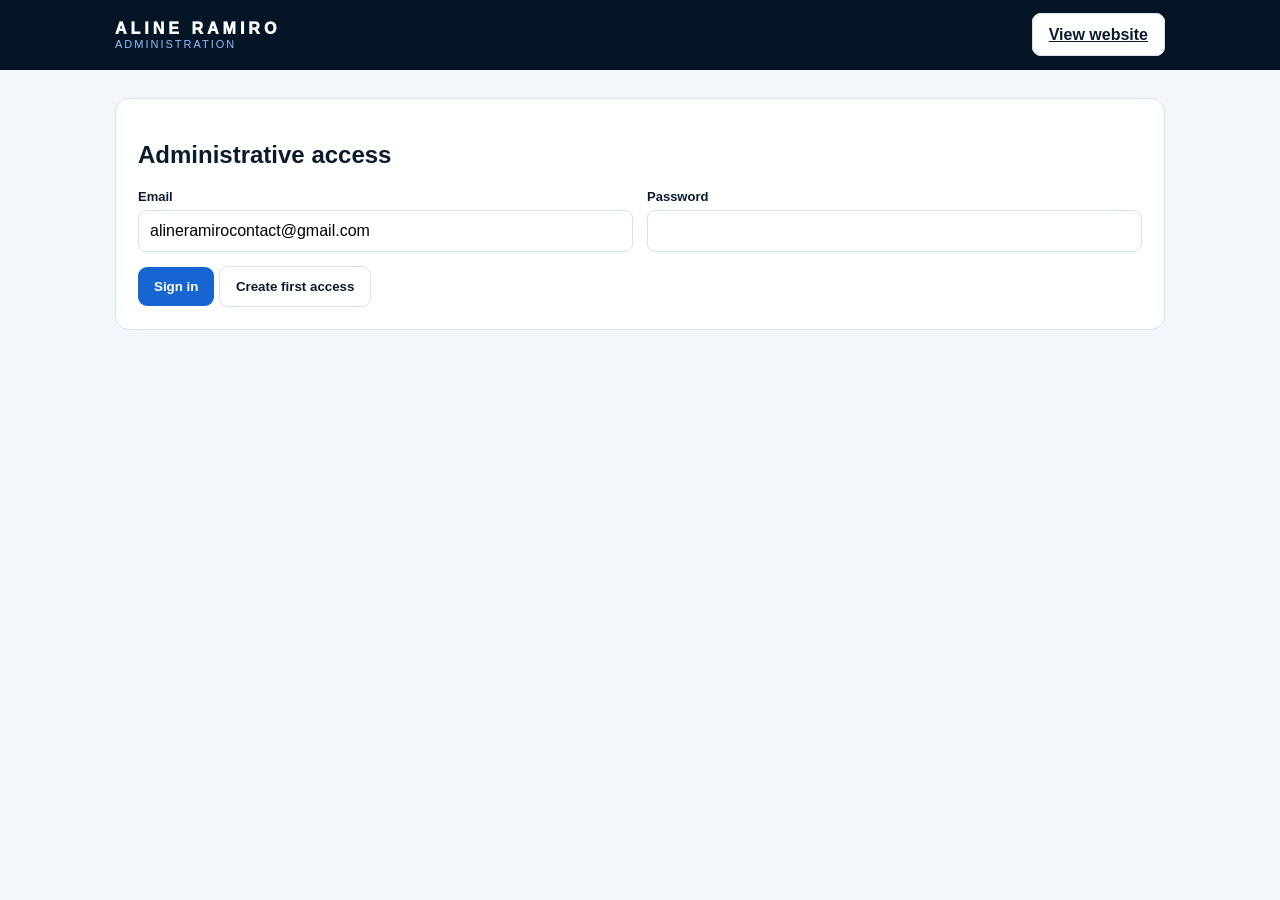
<file: admin.html>
<!doctype html><html lang="en"><head><meta charset="utf-8"><meta name="viewport" content="width=device-width,initial-scale=1,viewport-fit=cover"><title>Aline Ramiro | Administration</title><meta name="robots" content="noindex,nofollow"><style>:root{--navy:#061525;--blue:#1765d1;--soft:#f3f7fc;--ink:#0b1b2d;--text:#526579;--border:#d7e2ed;--red:#b42318}*{box-sizing:border-box}body{margin:0;font-family:-apple-system,BlinkMacSystemFont,"Segoe UI",Arial,sans-serif;background:var(--soft);color:var(--ink)}header{background:var(--navy);color:#fff;padding:20px}.wrap{width:min(1050px,92%);margin:auto}.top{display:flex;justify-content:space-between;align-items:center;gap:12px}.btn{border:0;border-radius:9px;background:var(--blue);color:#fff;padding:12px 16px;font-weight:800;cursor:pointer}.btn.secondary{background:#fff;color:var(--ink);border:1px solid var(--border)}.btn.danger{background:var(--red)}main{padding:28px 0 70px}.panel{background:#fff;border:1px solid var(--border);border-radius:14px;padding:22px;margin-bottom:20px}.grid{display:grid;grid-template-columns:1fr 1fr;gap:14px}.full{grid-column:1/-1}.langbox{border:1px solid var(--border);padding:16px;border-radius:10px}.langbox h3{margin:0 0 12px;color:var(--blue)}label{display:block;font-size:13px;font-weight:800;margin-bottom:6px}input,textarea,select{width:100%;border:1px solid var(--border);border-radius:8px;padding:11px;font:inherit}textarea{min-height:140px}.status{display:none;padding:11px 12px;border-radius:8px;background:#eef5ff;margin:12px 0}.item{display:grid;grid-template-columns:72px 1fr auto;gap:12px;align-items:center;padding:12px 0;border-top:1px solid var(--border)}.item img{width:72px;height:72px;object-fit:cover;border-radius:8px}.small{font-size:13px;color:var(--text)}.tabs{display:flex;gap:8px;flex-wrap:wrap;margin-bottom:18px}.tab{background:#fff;border:1px solid var(--border);border-radius:999px;padding:9px 14px;font-weight:800}.tab.active{background:var(--navy);color:#fff}.section{display:none}.section.active{display:block}@media(max-width:650px){.grid{grid-template-columns:1fr}.full{grid-column:auto}.top{align-items:flex-start;flex-direction:column}.item{grid-template-columns:58px 1fr}.item img{width:58px;height:58px}.item .btn{grid-column:1/-1}}</style></head><body><header><div class="wrap top"><div><div style="font-weight:950;letter-spacing:4px">ALINE RAMIRO</div><div style="font-size:11px;color:#8fc0ff;letter-spacing:2px">ADMINISTRATION</div></div><div><a class="btn secondary" href="/">View website</a> <button id="logout" class="btn danger" style="display:none">Sign out</button></div></div></header><main class="wrap"><section id="loginBox" class="panel"><h2>Administrative access</h2><div class="grid"><div><label>Email</label><input id="email" type="email" value="alineramirocontact@gmail.com" readonly></div><div><label>Password</label><input id="password" type="password"></div></div><div style="margin-top:14px"><button id="signIn" class="btn">Sign in</button> <button id="signUp" class="btn secondary">Create first access</button></div><div id="authStatus" class="status"></div></section><section id="app" style="display:none"><div class="tabs"><button class="tab active" data-section="content">Content</button><button class="tab" data-section="media">Photos</button><button class="tab" data-section="books">Books</button><button class="tab" data-section="products">Products</button></div><section id="content" class="section active panel"><h2>Website content</h2><div class="grid"><div class="langbox"><h3>English — Primary</h3><label>Roles</label><input id="hero_roles_en"><label>Biography</label><textarea id="bio_en"></textarea><label>Training title</label><input id="training_title_en"><label>Training text</label><textarea id="training_body_en"></textarea><label>CTA</label><input id="training_cta_en"><label>Contact text</label><textarea id="training_contact_en"></textarea></div><div class="langbox"><h3>Português</h3><label>Cargos</label><input id="hero_roles_pt"><label>Biografia</label><textarea id="bio_pt"></textarea><label>Título de treinamento</label><input id="training_title_pt"><label>Texto de treinamento</label><textarea id="training_body_pt"></textarea><label>Botão</label><input id="training_cta_pt"><label>Texto de contato</label><textarea id="training_contact_pt"></textarea></div><div class="full"><label>Contact email</label><input id="contact_email" type="email"></div></div><button id="saveContent" class="btn" style="margin-top:14px">Save content</button><div id="contentStatus" class="status"></div></section><section id="media" class="section panel"><h2>Photos</h2><div class="grid"><div class="full"><label>Image file</label><input id="mediaFile" type="file" accept="image/*"></div><div class="langbox"><h3>English — Primary</h3><label>Title</label><input id="mediaTitle"><label>Google / accessibility description</label><input id="mediaAlt"></div><div class="langbox"><h3>Português</h3><label>Título</label><input id="mediaTitlePt"><label>Descrição Google / acessibilidade</label><input id="mediaAltPt"></div><div class="full"><label>Where to display</label><select id="mediaPlacement"><option value="gallery">Gallery / Galeria</option><option value="hero">Main photo / Foto principal</option></select></div></div><button id="uploadMedia" class="btn" style="margin-top:14px">Upload and publish photo</button><div id="mediaStatus" class="status"></div><div id="mediaList"></div></section><section id="books" class="section panel"><h2>Books</h2><div class="grid"><div class="langbox"><h3>English — Primary</h3><label>Title</label><input id="bookTitle"><label>Subtitle</label><input id="bookSubtitle"><label>Description</label><textarea id="bookDescription"></textarea></div><div class="langbox"><h3>Português</h3><label>Título</label><input id="bookTitlePt"><label>Subtítulo</label><input id="bookSubtitlePt"><label>Descrição</label><textarea id="bookDescriptionPt"></textarea></div><div><label>Purchase link</label><input id="bookUrl" type="url"></div><div><label>Book cover</label><input id="bookFile" type="file" accept="image/*"></div></div><button id="addBook" class="btn" style="margin-top:14px">Add book</button><div id="bookStatus" class="status"></div><div id="bookList"></div></section><section id="products" class="section panel"><h2>Products</h2><div class="grid"><div class="langbox"><h3>English — Primary</h3><label>Name</label><input id="productName"><label>Description</label><textarea id="productDescription"></textarea></div><div class="langbox"><h3>Português</h3><label>Nome</label><input id="productNamePt"><label>Descrição</label><textarea id="productDescriptionPt"></textarea></div><div><label>Price</label><input id="productPrice"></div><div><label>Purchase link</label><input id="productUrl" type="url"></div><div class="full"><label>Image</label><input id="productFile" type="file" accept="image/*"></div></div><button id="addProduct" class="btn" style="margin-top:14px">Add product</button><div id="productStatus" class="status"></div><div id="productList"></div></section></section></main><script src="/admin.js?v=20260812-3" defer></script></body></html>
</file>
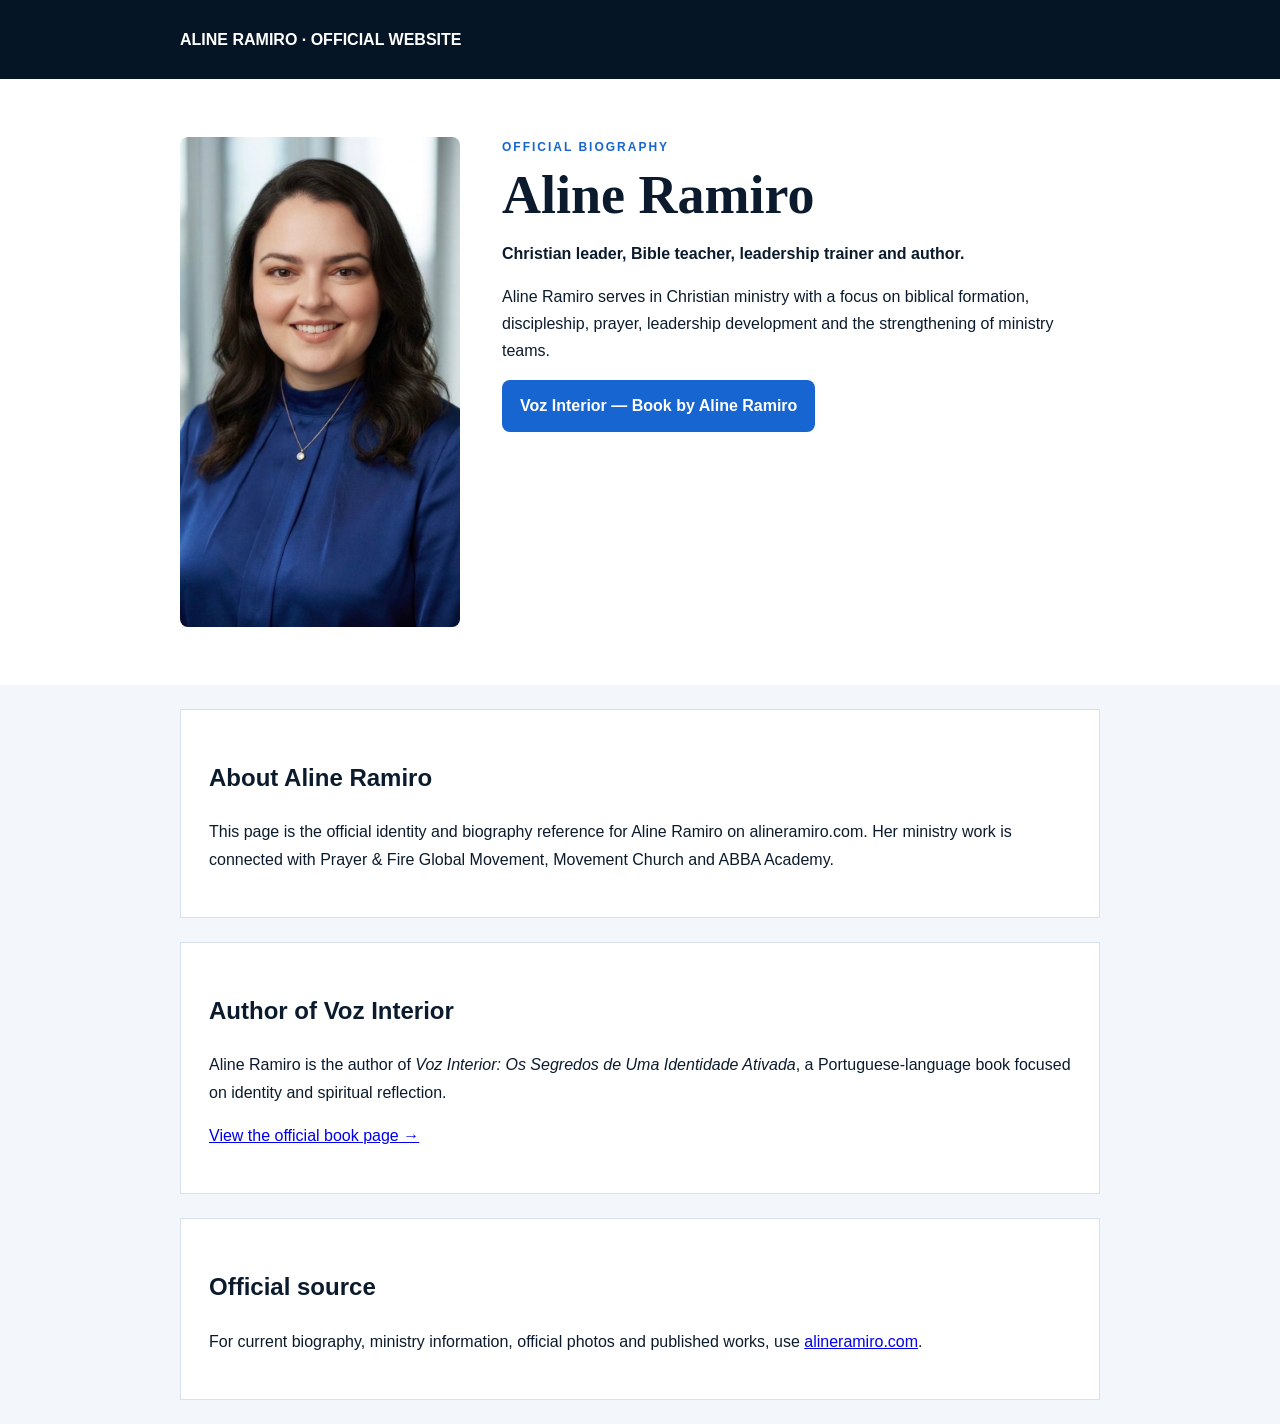
<file: aline-ramiro.html>
<!doctype html><html lang="en"><head><meta charset="utf-8"><meta name="viewport" content="width=device-width,initial-scale=1"><title>Aline Ramiro | Official Biography, Author & Christian Leader</title><meta name="description" content="Official biography of Aline Ramiro, Christian leader, Bible teacher, leadership trainer and author of Voz Interior."><meta name="robots" content="index,follow,max-image-preview:large"><link rel="canonical" href="https://alineramiro.com/aline-ramiro.html"><meta property="og:type" content="profile"><meta property="og:title" content="Aline Ramiro | Official Biography"><meta property="og:description" content="Official profile of Aline Ramiro, Christian leader, Bible teacher and author of Voz Interior."><meta property="og:url" content="https://alineramiro.com/aline-ramiro.html"><meta property="og:image" content="https://alineramiro.com/aline.jpg"><meta name="twitter:card" content="summary_large_image"><script type="application/ld+json">{"@context":"https://schema.org","@graph":[{"@type":"Person","@id":"https://alineramiro.com/#aline-ramiro","name":"Aline Ramiro","url":"https://alineramiro.com/","mainEntityOfPage":"https://alineramiro.com/aline-ramiro.html","image":{"@type":"ImageObject","url":"https://alineramiro.com/aline.jpg","caption":"Aline Ramiro official portrait","representativeOfPage":true},"jobTitle":["Christian Leader","Bible Teacher","Leadership Trainer","Author"],"description":"Aline Ramiro is a Christian leader, Bible teacher, leadership trainer and author focused on discipleship, biblical formation and Christian leadership.","knowsAbout":["Bible teaching","Christian leadership","Discipleship","Leadership development","Biblical education","Prayer ministry"],"affiliation":[{"@type":"Organization","name":"Prayer & Fire Global Movement","url":"https://prayerandfire.org/"},{"@type":"Organization","name":"Movement Church"},{"@type":"Organization","name":"ABBA Academy"}],"authorOf":{"@id":"https://alineramiro.com/voz-interior.html#book"}},{"@type":"WebPage","@id":"https://alineramiro.com/aline-ramiro.html","url":"https://alineramiro.com/aline-ramiro.html","name":"Aline Ramiro Official Biography","mainEntity":{"@id":"https://alineramiro.com/#aline-ramiro"}}]}</script><style>body{margin:0;font-family:-apple-system,BlinkMacSystemFont,"Segoe UI",Arial,sans-serif;color:#0b1b2d;line-height:1.7;background:#f3f7fc}.wrap{width:min(920px,91%);margin:auto}.top{background:#061525;color:#fff;padding:26px 0}.top a{color:#fff;text-decoration:none;font-weight:800}.hero{padding:58px 0;background:#fff}.grid{display:grid;grid-template-columns:280px 1fr;gap:42px;align-items:start}.photo{width:100%;border-radius:8px}.tag{color:#1765d1;font-weight:900;text-transform:uppercase;letter-spacing:2px;font-size:12px}h1{font-family:Georgia,serif;font-size:54px;line-height:1;margin:10px 0 18px}.card{background:#fff;margin:24px 0;padding:28px;border:1px solid #d7e2ed}.btn{display:inline-block;background:#1765d1;color:#fff;text-decoration:none;padding:12px 18px;border-radius:8px;font-weight:800}@media(max-width:700px){.grid{grid-template-columns:1fr}.photo{max-width:360px}h1{font-size:44px}}</style></head><body><div class="top"><div class="wrap"><a href="/">ALINE RAMIRO · OFFICIAL WEBSITE</a></div></div><main><section class="hero"><div class="wrap grid"><img class="photo" src="/aline.jpg" alt="Aline Ramiro official portrait, Christian leader, Bible teacher and author"><div><div class="tag">Official Biography</div><h1>Aline Ramiro</h1><p><strong>Christian leader, Bible teacher, leadership trainer and author.</strong></p><p>Aline Ramiro serves in Christian ministry with a focus on biblical formation, discipleship, prayer, leadership development and the strengthening of ministry teams.</p><p><a class="btn" href="/voz-interior.html">Voz Interior — Book by Aline Ramiro</a></p></div></div></section><section class="wrap"><article class="card"><h2>About Aline Ramiro</h2><p>This page is the official identity and biography reference for Aline Ramiro on alineramiro.com. Her ministry work is connected with Prayer & Fire Global Movement, Movement Church and ABBA Academy.</p></article><article class="card"><h2>Author of Voz Interior</h2><p>Aline Ramiro is the author of <em>Voz Interior: Os Segredos de Uma Identidade Ativada</em>, a Portuguese-language book focused on identity and spiritual reflection.</p><p><a href="/voz-interior.html">View the official book page →</a></p></article><article class="card"><h2>Official source</h2><p>For current biography, ministry information, official photos and published works, use <a href="https://alineramiro.com/">alineramiro.com</a>.</p></article></section></main></body></html>
</file>
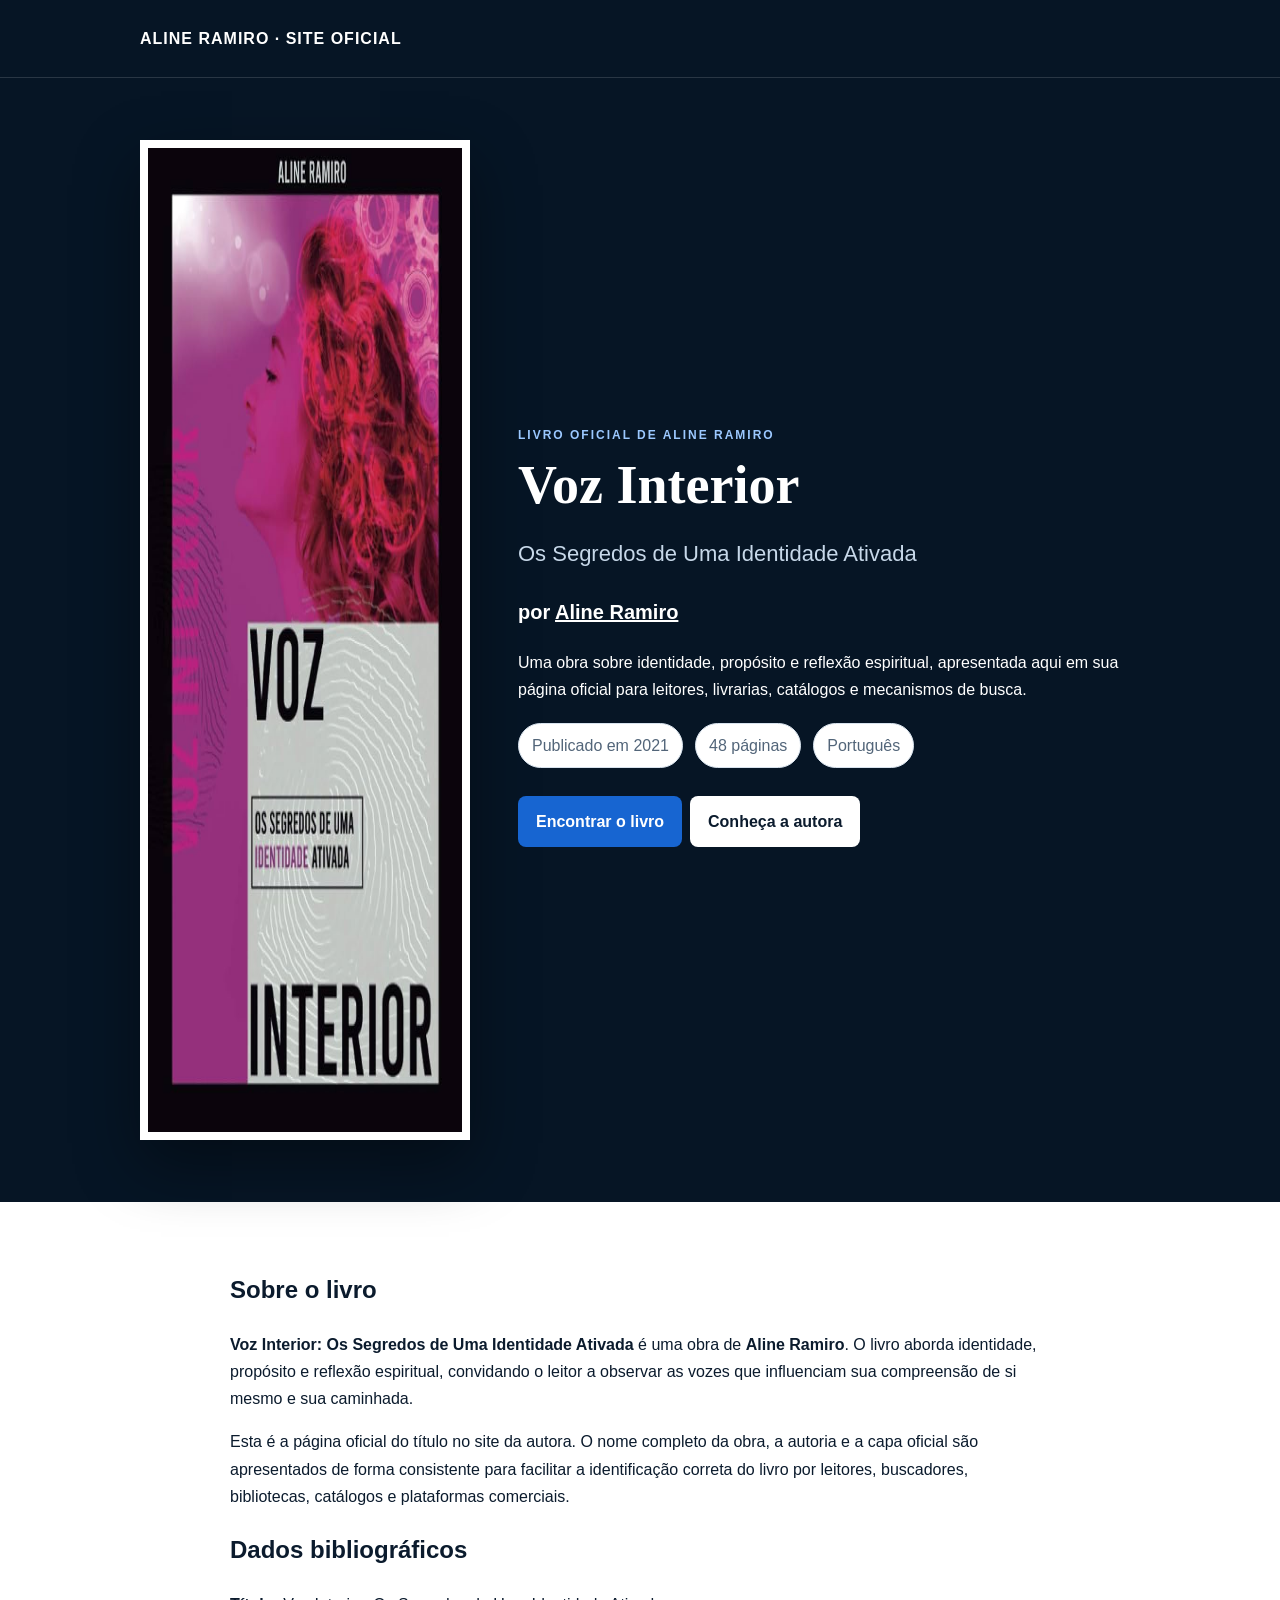
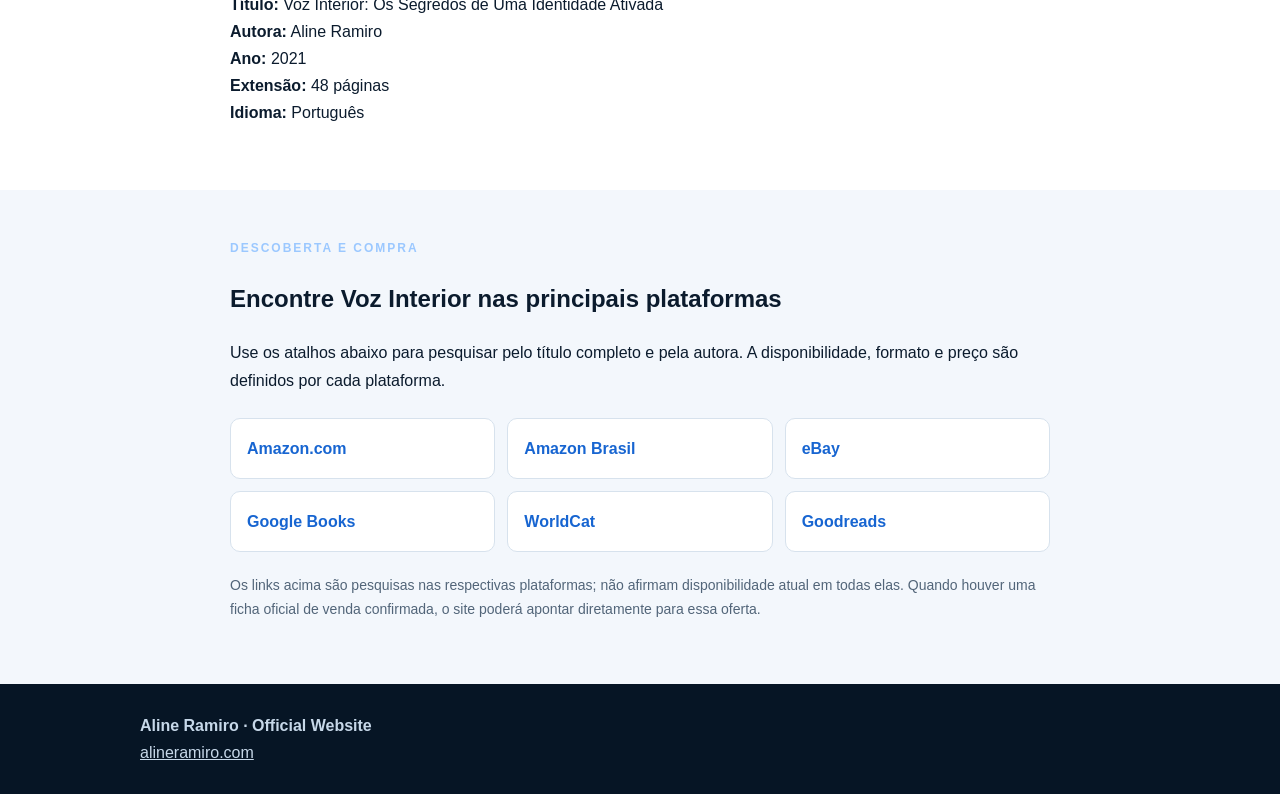
<file: voz-interior.html>
<!doctype html><html lang="pt-BR"><head><meta charset="utf-8"><meta name="viewport" content="width=device-width,initial-scale=1"><title>Voz Interior: Os Segredos de Uma Identidade Ativada | Aline Ramiro</title><meta name="description" content="Página oficial de Voz Interior: Os Segredos de Uma Identidade Ativada, livro de Aline Ramiro sobre identidade e reflexão espiritual. Conheça a autora, a capa oficial e encontre o título em livrarias e catálogos."><meta name="robots" content="index,follow,max-image-preview:large,max-snippet:-1,max-video-preview:-1"><meta name="author" content="Aline Ramiro"><meta name="keywords" content="Voz Interior, Aline Ramiro, Os Segredos de Uma Identidade Ativada, livro Aline Ramiro, autora Aline Ramiro, livro cristão, identidade, reflexão espiritual"><link rel="canonical" href="https://alineramiro.com/voz-interior.html"><link rel="alternate" hreflang="pt-BR" href="https://alineramiro.com/voz-interior.html"><link rel="alternate" hreflang="x-default" href="https://alineramiro.com/voz-interior.html"><meta property="og:type" content="book"><meta property="og:site_name" content="Aline Ramiro Official Website"><meta property="og:title" content="Voz Interior: Os Segredos de Uma Identidade Ativada | Aline Ramiro"><meta property="og:description" content="Página oficial do livro Voz Interior, de Aline Ramiro. Identidade, propósito e reflexão espiritual."><meta property="og:url" content="https://alineramiro.com/voz-interior.html"><meta property="og:image" content="https://alineramiro.com/book-cover.JPG"><meta property="og:image:alt" content="Capa oficial do livro Voz Interior: Os Segredos de Uma Identidade Ativada, de Aline Ramiro"><meta property="book:author" content="https://alineramiro.com/aline-ramiro.html"><meta name="twitter:card" content="summary_large_image"><meta name="twitter:title" content="Voz Interior | Livro de Aline Ramiro"><meta name="twitter:description" content="Voz Interior: Os Segredos de Uma Identidade Ativada, de Aline Ramiro."><meta name="twitter:image" content="https://alineramiro.com/book-cover.JPG"><meta name="twitter:image:alt" content="Capa do livro Voz Interior de Aline Ramiro"><script type="application/ld+json">{"@context":"https://schema.org","@graph":[{"@type":"Person","@id":"https://alineramiro.com/#aline-ramiro","name":"Aline Ramiro","url":"https://alineramiro.com/","image":"https://alineramiro.com/aline.jpg","sameAs":["https://alineramiro.com/aline-ramiro.html"]},{"@type":"Book","@id":"https://alineramiro.com/voz-interior.html#book","name":"Voz Interior: Os Segredos de Uma Identidade Ativada","alternateName":"Voz Interior","url":"https://alineramiro.com/voz-interior.html","inLanguage":"pt-BR","datePublished":"2021","numberOfPages":48,"image":{"@type":"ImageObject","@id":"https://alineramiro.com/voz-interior.html#cover","url":"https://alineramiro.com/book-cover.JPG","contentUrl":"https://alineramiro.com/book-cover.JPG","caption":"Capa oficial do livro Voz Interior: Os Segredos de Uma Identidade Ativada, de Aline Ramiro"},"author":{"@id":"https://alineramiro.com/#aline-ramiro"},"about":["Identidade","Propósito","Reflexão espiritual"],"description":"Voz Interior: Os Segredos de Uma Identidade Ativada é um livro de Aline Ramiro sobre identidade, propósito e reflexão espiritual.","mainEntityOfPage":{"@id":"https://alineramiro.com/voz-interior.html#webpage"}},{"@type":"WebPage","@id":"https://alineramiro.com/voz-interior.html#webpage","url":"https://alineramiro.com/voz-interior.html","name":"Voz Interior: Os Segredos de Uma Identidade Ativada | Aline Ramiro","description":"Página oficial do livro Voz Interior, de Aline Ramiro.","inLanguage":"pt-BR","primaryImageOfPage":{"@id":"https://alineramiro.com/voz-interior.html#cover"},"mainEntity":{"@id":"https://alineramiro.com/voz-interior.html#book"},"isPartOf":{"@type":"WebSite","@id":"https://alineramiro.com/#website","name":"Aline Ramiro Official Website","url":"https://alineramiro.com/"}},{"@type":"BreadcrumbList","itemListElement":[{"@type":"ListItem","position":1,"name":"Aline Ramiro","item":"https://alineramiro.com/"},{"@type":"ListItem","position":2,"name":"Livros","item":"https://alineramiro.com/#books"},{"@type":"ListItem","position":3,"name":"Voz Interior","item":"https://alineramiro.com/voz-interior.html"}]}]}</script><style>:root{--navy:#061525;--navy2:#0b2d55;--blue:#1765d1;--soft:#f3f7fc;--ink:#0b1b2d;--text:#526579;--border:#d7e2ed}*{box-sizing:border-box}body{margin:0;font-family:-apple-system,BlinkMacSystemFont,"Segoe UI",Arial,sans-serif;background:#061525;color:#fff;line-height:1.7}a{color:inherit}.wrap{width:min(1000px,91%);margin:auto}.top{padding:25px 0;border-bottom:1px solid #ffffff24}.top a{text-decoration:none;font-weight:900;letter-spacing:1px}.hero{padding:62px 0}.grid{display:grid;grid-template-columns:330px 1fr;gap:48px;align-items:center}.cover{width:100%;background:#fff;padding:8px;box-shadow:0 24px 60px #0006}.label{font-size:12px;letter-spacing:2px;color:#9bc8ff;text-transform:uppercase;font-weight:900}h1{font-family:Georgia,serif;font-size:54px;line-height:1.03;margin:12px 0}.sub{font-size:22px;color:#c7d8e9}.author{font-weight:900;font-size:20px}.btn{display:inline-block;margin:8px 8px 8px 0;padding:12px 18px;background:#1765d1;color:#fff;text-decoration:none;border-radius:8px;font-weight:900}.secondary{background:#fff;color:#0b1b2d}.about,.discover{background:#fff;color:#0b1b2d;padding:48px 0}.discover{background:#f3f7fc}.card{max-width:820px}.facts{display:flex;flex-wrap:wrap;gap:12px;margin:20px 0}.fact{border:1px solid #d7e2ed;border-radius:999px;padding:8px 13px;background:#fff;color:#526579}.stores{display:grid;grid-template-columns:repeat(3,1fr);gap:12px;margin-top:24px}.store{display:block;background:#fff;border:1px solid #d7e2ed;border-radius:10px;padding:16px;text-decoration:none;font-weight:800;color:#1765d1}.note{font-size:14px;color:#526579;margin-top:22px}.footer{padding:28px 0;color:#c7d8e9}@media(max-width:720px){.grid{grid-template-columns:1fr}.cover{max-width:350px}h1{font-size:43px}.stores{grid-template-columns:1fr}}</style></head><body><header class="top"><div class="wrap"><a href="/">ALINE RAMIRO · SITE OFICIAL</a></div></header><main><section class="hero"><div class="wrap grid"><img class="cover" src="/book-cover.JPG" width="800" height="1000" loading="eager" fetchpriority="high" alt="Capa oficial do livro Voz Interior: Os Segredos de Uma Identidade Ativada, de Aline Ramiro"><div><div class="label">Livro oficial de Aline Ramiro</div><h1>Voz Interior</h1><p class="sub">Os Segredos de Uma Identidade Ativada</p><p class="author">por <a href="/aline-ramiro.html">Aline Ramiro</a></p><p>Uma obra sobre identidade, propósito e reflexão espiritual, apresentada aqui em sua página oficial para leitores, livrarias, catálogos e mecanismos de busca.</p><div class="facts"><span class="fact">Publicado em 2021</span><span class="fact">48 páginas</span><span class="fact">Português</span></div><a class="btn" href="#encontrar">Encontrar o livro</a><a class="btn secondary" href="/aline-ramiro.html">Conheça a autora</a></div></div></section><section class="about"><div class="wrap card"><h2>Sobre o livro</h2><p><strong>Voz Interior: Os Segredos de Uma Identidade Ativada</strong> é uma obra de <strong>Aline Ramiro</strong>. O livro aborda identidade, propósito e reflexão espiritual, convidando o leitor a observar as vozes que influenciam sua compreensão de si mesmo e sua caminhada.</p><p>Esta é a página oficial do título no site da autora. O nome completo da obra, a autoria e a capa oficial são apresentados de forma consistente para facilitar a identificação correta do livro por leitores, buscadores, bibliotecas, catálogos e plataformas comerciais.</p><h2>Dados bibliográficos</h2><p><strong>Título:</strong> Voz Interior: Os Segredos de Uma Identidade Ativada<br><strong>Autora:</strong> Aline Ramiro<br><strong>Ano:</strong> 2021<br><strong>Extensão:</strong> 48 páginas<br><strong>Idioma:</strong> Português</p></div></section><section class="discover" id="encontrar"><div class="wrap card"><div class="label">Descoberta e compra</div><h2>Encontre Voz Interior nas principais plataformas</h2><p>Use os atalhos abaixo para pesquisar pelo título completo e pela autora. A disponibilidade, formato e preço são definidos por cada plataforma.</p><div class="stores"><a class="store" rel="nofollow noopener" target="_blank" href="https://www.amazon.com/s?k=Voz+Interior+Os+Segredos+de+Uma+Identidade+Ativada+Aline+Ramiro">Amazon.com</a><a class="store" rel="nofollow noopener" target="_blank" href="https://www.amazon.com.br/s?k=Voz+Interior+Os+Segredos+de+Uma+Identidade+Ativada+Aline+Ramiro">Amazon Brasil</a><a class="store" rel="nofollow noopener" target="_blank" href="https://www.ebay.com/sch/i.html?_nkw=Voz+Interior+Aline+Ramiro">eBay</a><a class="store" rel="nofollow noopener" target="_blank" href="https://books.google.com/books?q=Voz+Interior+Aline+Ramiro">Google Books</a><a class="store" rel="nofollow noopener" target="_blank" href="https://search.worldcat.org/search?q=Voz+Interior+Aline+Ramiro">WorldCat</a><a class="store" rel="nofollow noopener" target="_blank" href="https://www.goodreads.com/search?q=Voz+Interior+Aline+Ramiro">Goodreads</a></div><p class="note">Os links acima são pesquisas nas respectivas plataformas; não afirmam disponibilidade atual em todas elas. Quando houver uma ficha oficial de venda confirmada, o site poderá apontar diretamente para essa oferta.</p></div></section></main><footer class="footer"><div class="wrap"><strong>Aline Ramiro · Official Website</strong><br><a href="/">alineramiro.com</a></div></footer></body></html>
</file>
